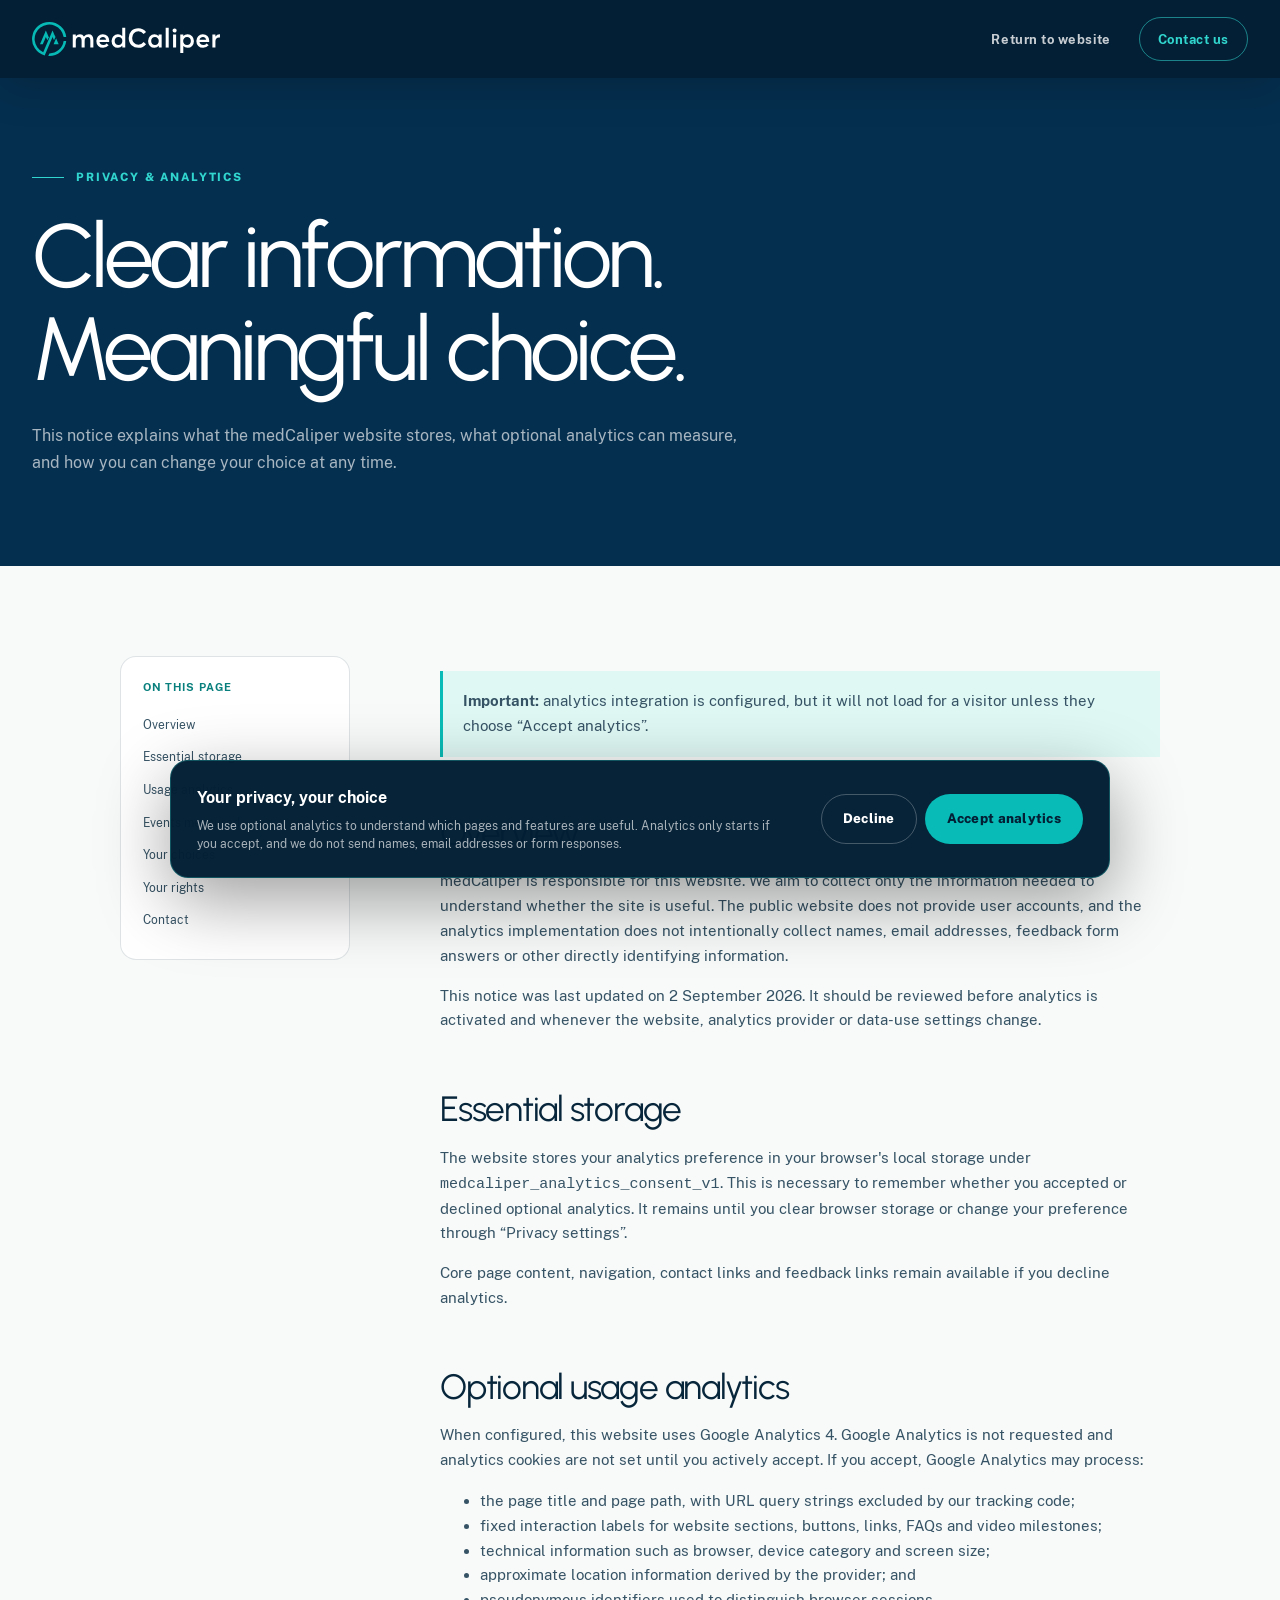
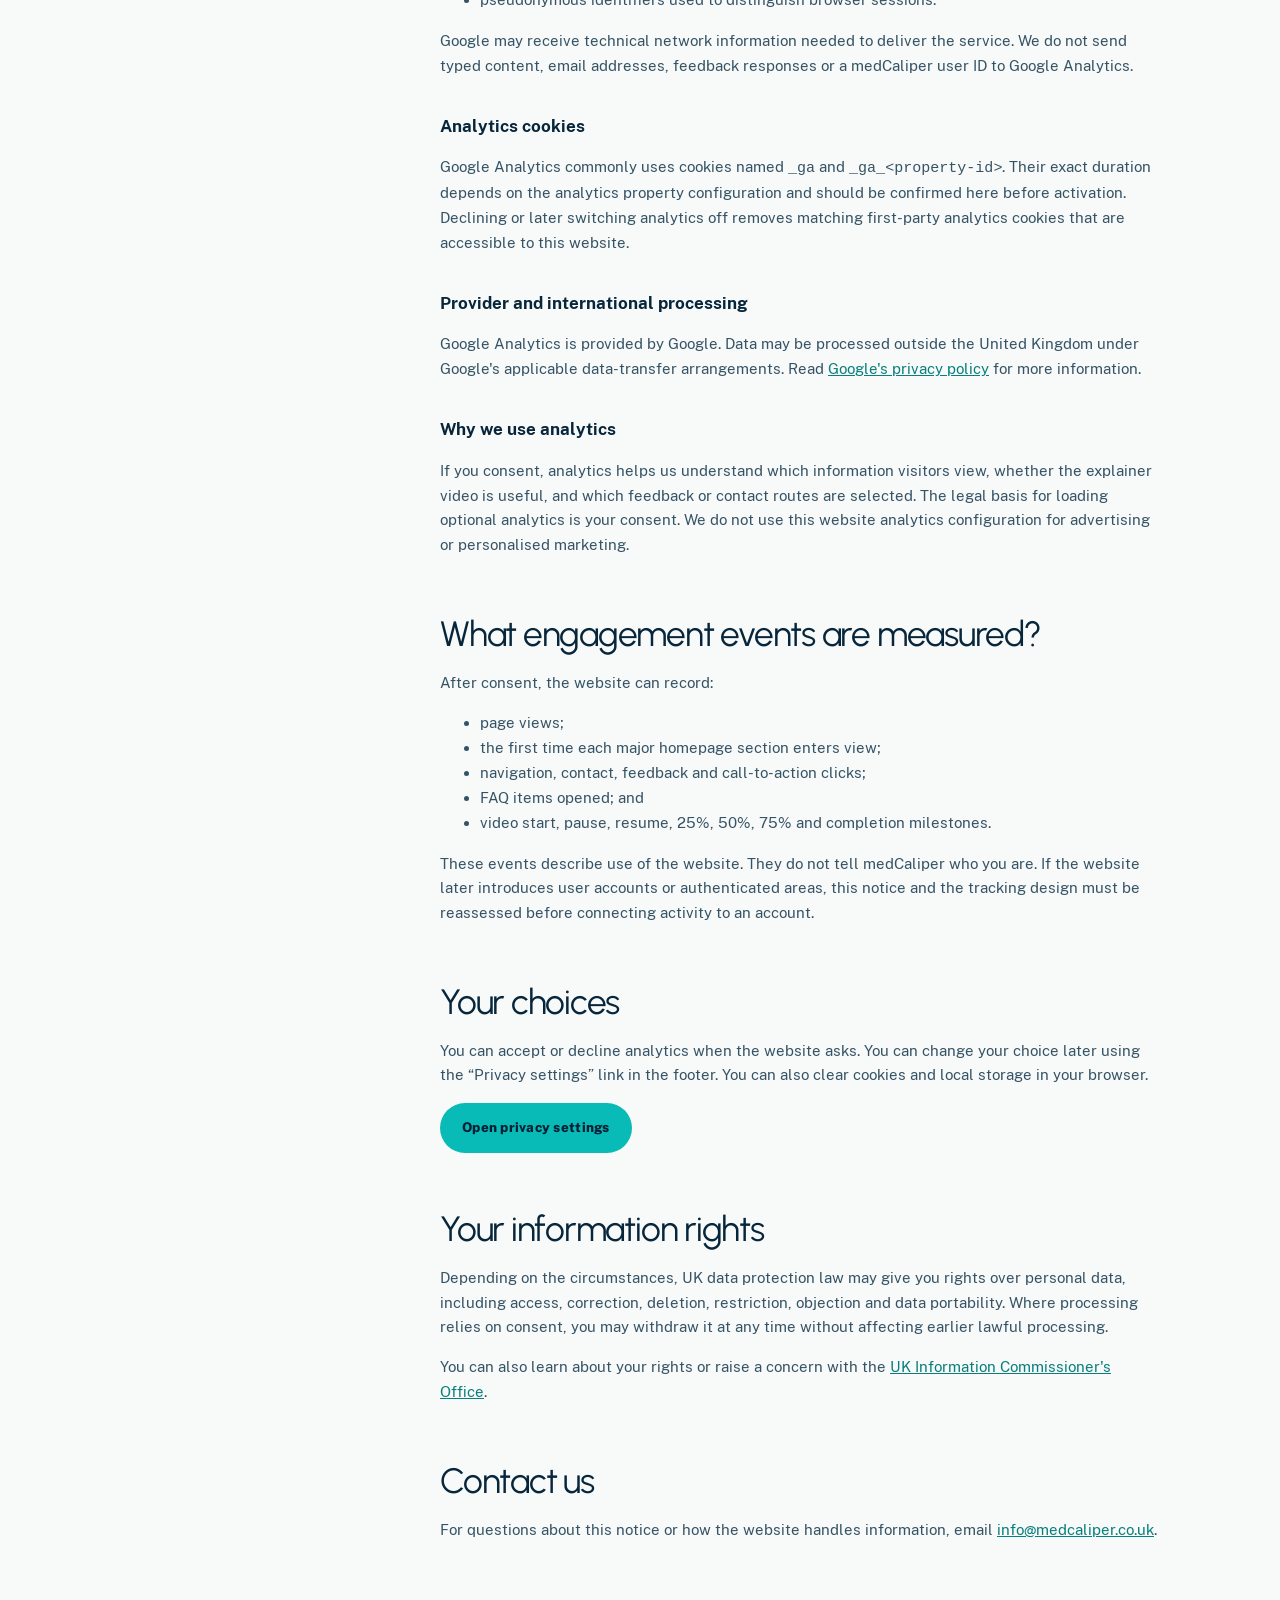
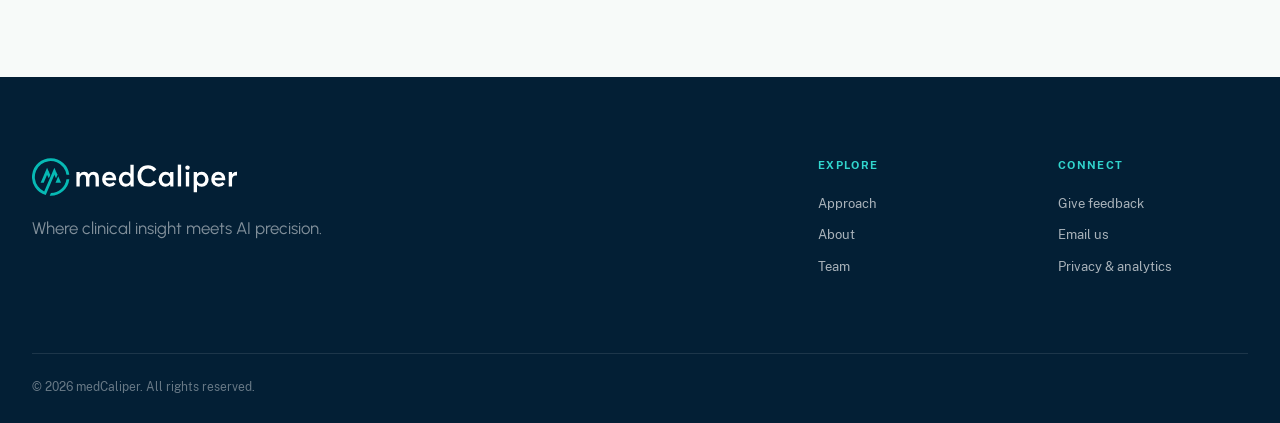
<file: privacy.html>
<!doctype html>
<html lang="en">
<head>
  <meta charset="utf-8">
  <meta name="viewport" content="width=device-width, initial-scale=1">
  <title>Privacy & analytics | medCaliper</title>
  <meta name="description" content="How the medCaliper website uses essential storage and optional, consent-based usage analytics.">
  <meta name="theme-color" content="#062f4f">
  <meta name="robots" content="index, follow">
  <link rel="canonical" href="https://www.medcaliper.co.uk/privacy.html">
  <link rel="preload" href="fonts/PublicSans-Regular.ttf" as="font" type="font/ttf" crossorigin>
  <link rel="preload" href="fonts/Urbanist-Regular.ttf" as="font" type="font/ttf" crossorigin>
  <link rel="apple-touch-icon" sizes="180x180" href="apple-touch-icon.png">
  <link rel="icon" type="image/png" sizes="32x32" href="favicon-32x32.png">
  <link rel="stylesheet" href="styles.css">
</head>
<body class="privacy-page">
  <a class="skip-link" href="#privacy-content">Skip to privacy information</a>
  <nav class="site-nav scrolled" aria-label="Primary navigation">
    <div class="nav-inner">
      <a class="brand" href="index.html" aria-label="medCaliper home">
        <img src="logo.svg" alt="" width="220" height="40">
      </a>
      <div class="nav-links">
        <a href="index.html">Return to website</a>
        <a class="nav-cta" href="mailto:info@medcaliper.co.uk">Contact us</a>
      </div>
    </div>
  </nav>

  <header class="privacy-hero">
    <div class="page-shell">
      <p class="eyebrow"><span></span> Privacy &amp; analytics</p>
      <h1>Clear information. Meaningful choice.</h1>
      <p>This notice explains what the medCaliper website stores, what optional analytics can measure, and how you can change your choice at any time.</p>
    </div>
  </header>

  <main class="privacy-content" id="privacy-content">
    <div class="page-shell privacy-layout">
      <aside class="privacy-aside" aria-label="On this page">
        <strong>On this page</strong>
        <a href="#overview">Overview</a>
        <a href="#essential">Essential storage</a>
        <a href="#analytics">Usage analytics</a>
        <a href="#events">Events measured</a>
        <a href="#choices">Your choices</a>
        <a href="#rights">Your rights</a>
        <a href="#contact">Contact</a>
      </aside>

      <article class="privacy-copy">
        <p class="notice"><strong>Important:</strong> analytics integration is configured, but it will not load for a visitor unless they choose “Accept analytics”.</p>

        <h2 id="overview">Overview</h2>
        <p>medCaliper is responsible for this website. We aim to collect only the information needed to understand whether the site is useful. The public website does not provide user accounts, and the analytics implementation does not intentionally collect names, email addresses, feedback form answers or other directly identifying information.</p>
        <p>This notice was last updated on 2 September 2026. It should be reviewed before analytics is activated and whenever the website, analytics provider or data-use settings change.</p>

        <h2 id="essential">Essential storage</h2>
        <p>The website stores your analytics preference in your browser's local storage under <code>medcaliper_analytics_consent_v1</code>. This is necessary to remember whether you accepted or declined optional analytics. It remains until you clear browser storage or change your preference through “Privacy settings”.</p>
        <p>Core page content, navigation, contact links and feedback links remain available if you decline analytics.</p>

        <h2 id="analytics">Optional usage analytics</h2>
        <p>When configured, this website uses Google Analytics 4. Google Analytics is not requested and analytics cookies are not set until you actively accept. If you accept, Google Analytics may process:</p>
        <ul>
          <li>the page title and page path, with URL query strings excluded by our tracking code;</li>
          <li>fixed interaction labels for website sections, buttons, links, FAQs and video milestones;</li>
          <li>technical information such as browser, device category and screen size;</li>
          <li>approximate location information derived by the provider; and</li>
          <li>pseudonymous identifiers used to distinguish browser sessions.</li>
        </ul>
        <p>Google may receive technical network information needed to deliver the service. We do not send typed content, email addresses, feedback responses or a medCaliper user ID to Google Analytics.</p>

        <h3>Analytics cookies</h3>
        <p>Google Analytics commonly uses cookies named <code>_ga</code> and <code>_ga_&lt;property-id&gt;</code>. Their exact duration depends on the analytics property configuration and should be confirmed here before activation. Declining or later switching analytics off removes matching first-party analytics cookies that are accessible to this website.</p>

        <h3>Provider and international processing</h3>
        <p>Google Analytics is provided by Google. Data may be processed outside the United Kingdom under Google's applicable data-transfer arrangements. Read <a href="https://policies.google.com/privacy" target="_blank" rel="noopener noreferrer">Google's privacy policy</a> for more information.</p>

        <h3>Why we use analytics</h3>
        <p>If you consent, analytics helps us understand which information visitors view, whether the explainer video is useful, and which feedback or contact routes are selected. The legal basis for loading optional analytics is your consent. We do not use this website analytics configuration for advertising or personalised marketing.</p>

        <h2 id="events">What engagement events are measured?</h2>
        <p>After consent, the website can record:</p>
        <ul>
          <li>page views;</li>
          <li>the first time each major homepage section enters view;</li>
          <li>navigation, contact, feedback and call-to-action clicks;</li>
          <li>FAQ items opened; and</li>
          <li>video start, pause, resume, 25%, 50%, 75% and completion milestones.</li>
        </ul>
        <p>These events describe use of the website. They do not tell medCaliper who you are. If the website later introduces user accounts or authenticated areas, this notice and the tracking design must be reassessed before connecting activity to an account.</p>

        <h2 id="choices">Your choices</h2>
        <p>You can accept or decline analytics when the website asks. You can change your choice later using the “Privacy settings” link in the footer. You can also clear cookies and local storage in your browser.</p>
        <button class="button button-primary" id="privacySettings" type="button">Open privacy settings</button>

        <h2 id="rights">Your information rights</h2>
        <p>Depending on the circumstances, UK data protection law may give you rights over personal data, including access, correction, deletion, restriction, objection and data portability. Where processing relies on consent, you may withdraw it at any time without affecting earlier lawful processing.</p>
        <p>You can also learn about your rights or raise a concern with the <a href="https://ico.org.uk/make-a-complaint/data-protection-complaints/data-protection-complaints/" target="_blank" rel="noopener noreferrer">UK Information Commissioner's Office</a>.</p>

        <h2 id="contact">Contact us</h2>
        <p>For questions about this notice or how the website handles information, email <a href="mailto:info@medcaliper.co.uk">info@medcaliper.co.uk</a>.</p>
      </article>
    </div>
  </main>

  <footer class="site-footer">
    <div class="page-shell footer-grid">
      <div class="footer-brand"><img src="logo.svg" alt="medCaliper" width="220" height="40"><p>Where clinical insight meets AI precision.</p></div>
      <div><h2>Explore</h2><a href="index.html#approach">Approach</a><a href="index.html#about">About</a><a href="index.html#team">Team</a></div>
      <div><h2>Connect</h2><a href="index.html#get-involved">Give feedback</a><a href="mailto:info@medcaliper.co.uk">Email us</a><a href="privacy.html" aria-current="page">Privacy &amp; analytics</a></div>
    </div>
    <div class="page-shell footer-bottom"><p>&copy; <span id="currentYear">2026</span> medCaliper. All rights reserved.</p></div>
  </footer>

  <aside class="consent-banner" id="consentBanner" aria-labelledby="consentTitle" hidden>
    <div>
      <h2 id="consentTitle">Your privacy, your choice</h2>
      <p>We use optional analytics to understand which pages and features are useful. Analytics only starts if you accept, and we do not send names, email addresses or form responses.</p>
    </div>
    <div class="consent-actions">
      <button class="button button-quiet" id="declineAnalytics" type="button">Decline</button>
      <button class="button button-primary" id="acceptAnalytics" type="button">Accept analytics</button>
    </div>
  </aside>

  <dialog class="privacy-dialog" id="privacyDialog" aria-labelledby="privacyDialogTitle">
    <form method="dialog">
      <button class="dialog-close" value="cancel" aria-label="Close privacy settings">×</button>
      <p class="eyebrow eyebrow-dark"><span></span> Privacy settings</p>
      <h2 id="privacyDialogTitle">Choose how this site uses analytics</h2>
      <div class="preference-row">
        <div><strong>Essential storage</strong><p>Used to remember your privacy choice and keep the website working.</p></div>
        <span>Always on</span>
      </div>
      <div class="preference-row">
        <div><strong>Usage analytics</strong><p>Measures page views, section engagement, video progress and link clicks. It is never loaded before you accept.</p></div>
        <label class="switch"><input id="analyticsPreference" type="checkbox"><span></span><span class="sr-only">Allow usage analytics</span></label>
      </div>
      <button class="button button-primary preference-save" id="savePrivacyPreferences" value="default" type="button">Save preferences</button>
    </form>
  </dialog>

  <script src="analytics.js" defer></script>
  <script src="main.js" defer></script>
</body>
</html>
</file>
<file: styles.css>
@font-face {
  font-family: "Public Sans";
  src: url("fonts/PublicSans-Regular.ttf") format("truetype");
  font-style: normal;
  font-weight: 400;
  font-display: swap;
}

@font-face {
  font-family: "Public Sans";
  src: url("fonts/PublicSans-SemiBold.ttf") format("truetype");
  font-style: normal;
  font-weight: 600;
  font-display: swap;
}

@font-face {
  font-family: "Public Sans";
  src: url("fonts/PublicSans-Bold.ttf") format("truetype");
  font-style: normal;
  font-weight: 700;
  font-display: swap;
}

@font-face {
  font-family: "Public Sans";
  src: url("fonts/PublicSans-ExtraBold.ttf") format("truetype");
  font-style: normal;
  font-weight: 800;
  font-display: swap;
}

@font-face {
  font-family: "Urbanist";
  src: url("fonts/Urbanist-Regular.ttf") format("truetype");
  font-style: normal;
  font-weight: 400;
  font-display: swap;
}

@font-face {
  font-family: "Urbanist";
  src: url("fonts/Urbanist-Italic.ttf") format("truetype");
  font-style: italic;
  font-weight: 400;
  font-display: swap;
}

@font-face {
  font-family: "Urbanist";
  src: url("fonts/Urbanist-SemiBold.ttf") format("truetype");
  font-style: normal;
  font-weight: 600;
  font-display: swap;
}

@font-face {
  font-family: "Urbanist";
  src: url("fonts/Urbanist-Bold.ttf") format("truetype");
  font-style: normal;
  font-weight: 700;
  font-display: swap;
}

@font-face {
  font-family: "Urbanist";
  src: url("fonts/Urbanist-ExtraBold.ttf") format("truetype");
  font-style: normal;
  font-weight: 800;
  font-display: swap;
}

:root {
  --ink: #08263b;
  --ink-soft: #365365;
  --navy: #052f4f;
  --navy-deep: #031f35;
  --navy-light: #0a486d;
  --teal: #08bbb6;
  --teal-bright: #31d6ce;
  --mint: #dff8f4;
  --sky: #eaf5f8;
  --paper: #f7faf9;
  --white: #ffffff;
  --line: rgba(8, 38, 59, 0.13);
  --line-dark: rgba(255, 255, 255, 0.15);
  --shadow: 0 24px 70px rgba(3, 31, 53, 0.14);
  --radius-sm: 12px;
  --radius-md: 22px;
  --radius-lg: 36px;
  --shell: 1240px;
  --nav-height: 78px;
  --ease: cubic-bezier(.2, .75, .25, 1);
}

* {
  box-sizing: border-box;
}

html {
  scroll-behavior: smooth;
  scroll-padding-top: var(--nav-height);
  text-size-adjust: 100%;
  -webkit-text-size-adjust: 100%;
  -moz-text-size-adjust: 100%;
}

body {
  margin: 0;
  background: var(--navy-deep);
  color: var(--ink);
  font-family: "Public Sans", "Segoe UI", Arial, sans-serif;
  font-size: 16px;
  line-height: 1.65;
  text-rendering: optimizeLegibility;
  -webkit-font-smoothing: antialiased;
}

body.menu-open {
  overflow: hidden;
}

img,
video,
svg {
  display: block;
  max-width: 100%;
}

a {
  color: inherit;
}

button,
input {
  font: inherit;
}

button,
summary,
a {
  -webkit-tap-highlight-color: transparent;
}

:focus-visible {
  outline: 3px solid var(--teal-bright);
  outline-offset: 4px;
}

::selection {
  background: var(--teal);
  color: var(--navy-deep);
}

[hidden] {
  display: none !important;
}

.sr-only {
  position: absolute;
  width: 1px;
  height: 1px;
  padding: 0;
  margin: -1px;
  overflow: hidden;
  clip: rect(0, 0, 0, 0);
  white-space: nowrap;
  border: 0;
}

.skip-link {
  position: fixed;
  z-index: 3000;
  top: 12px;
  left: 12px;
  padding: 12px 18px;
  border-radius: 8px;
  background: var(--white);
  color: var(--navy);
  font-weight: 750;
  transform: translateY(-150%);
  transition: transform .2s ease;
}

.skip-link:focus {
  transform: translateY(0);
}

.page-shell {
  width: min(calc(100% - 64px), var(--shell));
  margin-inline: auto;
}

.scroll-progress {
  position: fixed;
  z-index: 2100;
  inset: 0 0 auto;
  height: 3px;
  pointer-events: none;
}

.scroll-progress span {
  display: block;
  width: 0;
  height: 100%;
  background: linear-gradient(90deg, var(--teal), var(--teal-bright));
}

/* Navigation */
.site-nav {
  position: fixed;
  z-index: 2000;
  inset: 0 0 auto;
  height: var(--nav-height);
  color: var(--white);
  transition: background .35s ease, box-shadow .35s ease, height .35s ease;
}

.site-nav.scrolled,
.site-nav.menu-active {
  background: rgba(3, 31, 53, .93);
  box-shadow: 0 10px 40px rgba(0, 0, 0, .18);
  backdrop-filter: blur(16px);
  -webkit-backdrop-filter: blur(16px);
}

.nav-inner {
  width: min(calc(100% - 64px), 1360px);
  height: 100%;
  margin-inline: auto;
  display: flex;
  align-items: center;
  justify-content: space-between;
  gap: 32px;
}

.brand {
  display: block;
  width: 188px;
  flex: 0 0 auto;
  opacity: 0;
  pointer-events: none;
  transform: translateY(-8px) scale(.94);
  transform-origin: left center;
  transition: opacity .35s ease, transform .45s var(--ease);
}

.site-nav.scrolled .brand,
.site-nav.menu-active .brand,
.privacy-page .site-nav .brand {
  opacity: 1;
  pointer-events: auto;
  transform: translateY(0) scale(1);
}

.brand img {
  width: 100%;
  height: auto;
}

.nav-links {
  display: flex;
  align-items: center;
  gap: 6px;
}

.nav-links a {
  position: relative;
  padding: 10px 14px;
  color: rgba(255, 255, 255, .78);
  text-decoration: none;
  font-size: .84rem;
  font-weight: 700;
  letter-spacing: .04em;
  transition: color .25s ease;
}

.nav-links a::after {
  content: "";
  position: absolute;
  inset: auto 14px 4px;
  height: 1px;
  background: var(--teal);
  transform: scaleX(0);
  transform-origin: left;
  transition: transform .25s var(--ease);
}

.nav-links a:hover,
.nav-links a.active {
  color: var(--white);
}

.nav-links a:hover::after,
.nav-links a.active::after {
  transform: scaleX(1);
}

.nav-links .nav-cta {
  margin-left: 8px;
  padding: 10px 18px;
  border: 1px solid rgba(49, 214, 206, .55);
  border-radius: 999px;
  color: var(--teal-bright);
}

.nav-links .nav-cta::after {
  display: none;
}

.nav-links .nav-cta:hover {
  background: var(--teal);
  border-color: var(--teal);
  color: var(--navy-deep);
}

.menu-toggle {
  display: none;
  width: 46px;
  height: 46px;
  padding: 11px 9px;
  border: 0;
  background: transparent;
  cursor: pointer;
}

.menu-toggle span {
  display: block;
  width: 26px;
  height: 2px;
  margin: 5px auto;
  border-radius: 2px;
  background: var(--teal-bright);
  transition: transform .25s ease, opacity .25s ease;
}

.menu-toggle[aria-expanded="true"] span:nth-child(1) {
  transform: translateY(7px) rotate(45deg);
}

.menu-toggle[aria-expanded="true"] span:nth-child(2) {
  opacity: 0;
}

.menu-toggle[aria-expanded="true"] span:nth-child(3) {
  transform: translateY(-7px) rotate(-45deg);
}

/* Hero */
.hero {
  position: relative;
  min-height: 860px;
  height: 100svh;
  display: grid;
  align-items: center;
  overflow: hidden;
  isolation: isolate;
  background: var(--navy-deep);
  color: var(--white);
}

.hero-media {
  position: absolute;
  z-index: -2;
  inset: 0;
  background:
    linear-gradient(90deg, rgba(3, 31, 53, .98) 0%, rgba(3, 31, 53, .89) 44%, rgba(3, 31, 53, .55) 78%, rgba(3, 31, 53, .72) 100%),
    linear-gradient(0deg, rgba(3, 31, 53, .78) 0%, transparent 35%),
    url("hero-brain.webp") center / cover no-repeat;
  transform: scale(1.025);
}

.hero::before {
  content: "";
  position: absolute;
  z-index: -1;
  width: 680px;
  height: 680px;
  right: -240px;
  top: -230px;
  border: 1px solid rgba(49, 214, 206, .14);
  border-radius: 50%;
  box-shadow: 0 0 0 90px rgba(49, 214, 206, .025), 0 0 0 180px rgba(49, 214, 206, .02);
}

.hero::after {
  content: "";
  position: absolute;
  z-index: -1;
  inset: auto 0 0;
  height: 1px;
  background: linear-gradient(90deg, transparent, rgba(49, 214, 206, .6), transparent);
}

.hero-grid {
  display: grid;
  grid-template-columns: minmax(0, 1.08fr) minmax(380px, .92fr);
  align-items: center;
  gap: clamp(54px, 8vw, 120px);
  padding-top: var(--nav-height);
}

.hero-brand {
  width: clamp(320px, 31vw, 470px);
  max-width: 100%;
  margin: 0 0 42px;
  opacity: 1;
  transform: translateY(0) scale(1);
  transform-origin: left center;
  will-change: opacity, transform;
}

.hero-brand img {
  width: 100%;
  height: auto;
}

.hero-brand[style*="opacity: 0"] {
  pointer-events: none;
}

.eyebrow {
  display: flex;
  align-items: center;
  gap: 12px;
  margin: 0 0 24px;
  color: var(--teal-bright);
  font-size: .72rem;
  font-weight: 800;
  letter-spacing: .16em;
  line-height: 1.3;
  text-transform: uppercase;
}

.eyebrow > span {
  width: 32px;
  height: 1px;
  background: currentColor;
}

.eyebrow-dark {
  color: #087f7c;
}

.hero h1,
.section-heading h2,
.story-copy h2,
.contact-inner h2,
.privacy-hero h1,
.privacy-content h2 {
  margin: 0;
  font-family: "Urbanist", "Avenir Next", sans-serif;
  font-weight: 400;
  letter-spacing: -.045em;
  line-height: 1.04;
}

.hero h1 {
  max-width: 780px;
  font-size: clamp(3.5rem, 6vw, 6.5rem);
}

.hero h1 em {
  color: var(--teal-bright);
  font-weight: 400;
}

.hero-intro {
  max-width: 650px;
  margin: 32px 0 0;
  color: rgba(255, 255, 255, .76);
  font-size: clamp(1.03rem, 1.35vw, 1.24rem);
  line-height: 1.7;
}

.hero-actions {
  display: flex;
  flex-wrap: wrap;
  gap: 14px;
  margin-top: 38px;
}

.button {
  display: inline-flex;
  min-height: 50px;
  align-items: center;
  justify-content: center;
  gap: 20px;
  padding: 12px 21px;
  border: 1px solid transparent;
  border-radius: 999px;
  text-decoration: none;
  font-size: .84rem;
  font-weight: 800;
  letter-spacing: .02em;
  line-height: 1.3;
  cursor: pointer;
  transition: transform .25s var(--ease), background .25s ease, border-color .25s ease, color .25s ease;
}

.button:hover {
  transform: translateY(-2px);
}

.button-primary {
  background: var(--teal);
  color: var(--navy-deep);
}

.button-primary:hover {
  background: var(--teal-bright);
}

.button-secondary {
  border-color: rgba(255, 255, 255, .35);
  color: var(--white);
}

.button-secondary:hover {
  border-color: var(--white);
  background: rgba(255, 255, 255, .08);
}

.button-quiet {
  border-color: var(--line);
  background: transparent;
  color: var(--ink);
}

.button-large {
  min-height: 58px;
  padding-inline: 28px;
}

.hero-note {
  margin: 20px 0 0;
  color: rgba(255, 255, 255, .5);
  font-size: .78rem;
  font-weight: 600;
}

.hero-scroll {
  position: absolute;
  bottom: 28px;
  left: 50%;
  display: flex;
  align-items: center;
  gap: 12px;
  color: rgba(255, 255, 255, .55);
  font-size: .66rem;
  font-weight: 700;
  letter-spacing: .14em;
  text-decoration: none;
  text-transform: uppercase;
  transform: translateX(-50%);
}

.hero-scroll span {
  position: relative;
  width: 20px;
  height: 32px;
  border: 1px solid rgba(255, 255, 255, .35);
  border-radius: 999px;
}

.hero-scroll span::after {
  content: "";
  position: absolute;
  top: 7px;
  left: 50%;
  width: 3px;
  height: 6px;
  border-radius: 2px;
  background: var(--teal);
  transform: translateX(-50%);
  animation: scroll-dot 2s ease infinite;
}

@keyframes scroll-dot {
  0% { opacity: 0; transform: translate(-50%, 0); }
  25% { opacity: 1; }
  75% { opacity: 1; }
  100% { opacity: 0; transform: translate(-50%, 10px); }
}

/* Interactive imaging panel */
.insight-panel {
  width: 100%;
  max-width: 490px;
  justify-self: end;
  padding: 17px;
  border: 1px solid rgba(49, 214, 206, .22);
  border-radius: 28px;
  background: rgba(3, 31, 53, .58);
  box-shadow: 0 35px 80px rgba(0, 0, 0, .3);
  backdrop-filter: blur(15px);
  -webkit-backdrop-filter: blur(15px);
  transition: transform .25s ease-out;
  transform-style: preserve-3d;
}

.panel-topline {
  display: flex;
  align-items: center;
  justify-content: space-between;
  padding: 2px 3px 14px;
  color: rgba(255, 255, 255, .7);
  font-size: .66rem;
  font-weight: 750;
  letter-spacing: .1em;
  text-transform: uppercase;
}

.live-indicator {
  display: flex;
  align-items: center;
  gap: 8px;
}

.live-indicator i {
  width: 7px;
  height: 7px;
  border-radius: 50%;
  background: var(--teal);
  box-shadow: 0 0 0 5px rgba(8, 187, 182, .13);
  animation: pulse 2s ease infinite;
}

@keyframes pulse {
  50% { box-shadow: 0 0 0 9px rgba(8, 187, 182, 0); }
}

.scan-window {
  position: relative;
  aspect-ratio: 1.16;
  overflow: hidden;
  border-radius: 18px;
  background: #041c2e;
}

.scan-image {
  position: absolute;
  inset: 0;
  background:
    linear-gradient(90deg, rgba(3, 31, 53, .15), transparent, rgba(3, 31, 53, .35)),
    url("hero-brain.webp") 63% center / auto 145% no-repeat;
  filter: saturate(.7) contrast(1.08);
}

.scan-window::after {
  content: "";
  position: absolute;
  inset: 0;
  background-image:
    linear-gradient(rgba(49, 214, 206, .055) 1px, transparent 1px),
    linear-gradient(90deg, rgba(49, 214, 206, .055) 1px, transparent 1px);
  background-size: 34px 34px;
}

.scan-line {
  position: absolute;
  z-index: 2;
  inset: 0 0 auto;
  height: 2px;
  background: linear-gradient(90deg, transparent, var(--teal-bright), transparent);
  box-shadow: 0 0 22px var(--teal);
  animation: scan 5s ease-in-out infinite;
}

@keyframes scan {
  0%, 100% { top: 8%; opacity: .2; }
  50% { top: 88%; opacity: .9; }
}

.target-ring {
  position: absolute;
  z-index: 3;
  width: 48px;
  aspect-ratio: 1;
  border: 1px solid var(--teal-bright);
  border-radius: 50%;
  box-shadow: 0 0 0 7px rgba(49, 214, 206, .09);
}

.target-ring::before,
.target-ring::after {
  content: "";
  position: absolute;
  background: var(--teal-bright);
}

.target-ring::before {
  width: 10px;
  height: 1px;
  top: 50%;
  left: -6px;
}

.target-ring::after {
  width: 1px;
  height: 10px;
  top: -6px;
  left: 50%;
}

.target-ring-one { top: 32%; left: 55%; }
.target-ring-two { width: 27px; bottom: 23%; left: 32%; opacity: .72; }

.scan-label {
  position: absolute;
  z-index: 4;
  right: 12px;
  bottom: 12px;
  padding: 7px 10px;
  border: 1px solid rgba(49, 214, 206, .3);
  border-radius: 999px;
  background: rgba(3, 31, 53, .76);
  color: var(--teal-bright);
  font-size: .62rem;
  font-weight: 800;
  letter-spacing: .08em;
  text-transform: uppercase;
}

.signal-row {
  display: grid;
  grid-template-columns: repeat(3, 1fr);
  gap: 8px;
  margin-top: 14px;
}

.signal-row div {
  min-height: 74px;
  padding: 11px;
  border-radius: 12px;
  background: rgba(255, 255, 255, .055);
}

.signal-row small {
  display: block;
  color: var(--teal);
  font-size: .58rem;
  font-weight: 800;
}

.signal-row span {
  display: block;
  margin-top: 6px;
  color: rgba(255, 255, 255, .82);
  font-size: .68rem;
  font-weight: 700;
  line-height: 1.35;
}

/* Shared sections */
main section[id] {
  scroll-margin-top: -105px;
}

.section {
  position: relative;
  padding: 125px 0;
}

.section-light {
  background: var(--paper);
}

.section-heading {
  max-width: 750px;
  margin-bottom: 66px;
}

.section-heading h2,
.story-copy h2 {
  color: var(--ink);
  font-size: clamp(2.7rem, 5vw, 5rem);
}

.section-heading > p:last-child {
  max-width: 650px;
  margin: 25px 0 0;
  color: var(--ink-soft);
  font-size: 1.08rem;
}

.section-heading-light h2,
.section-heading-light > p:last-child {
  color: var(--white);
}

.section-heading-light > p:last-child {
  color: rgba(255, 255, 255, .68);
}

.support-strip {
  position: relative;
  z-index: 2;
  overflow: hidden;
  border-top: 1px solid rgba(49, 214, 206, .16);
  border-bottom: 1px solid rgba(49, 214, 206, .16);
  background: var(--navy);
  color: var(--white);
}

.support-inner {
  min-height: 188px;
  display: grid;
  grid-template-columns: 180px minmax(0, 1fr);
  align-items: center;
  gap: 34px;
}

.support-inner > p {
  margin: 0;
  color: var(--teal-bright);
  font-size: .66rem;
  font-weight: 800;
  letter-spacing: .14em;
  line-height: 1.55;
  text-transform: uppercase;
}

.support-logos {
  display: grid;
  grid-template-columns: 1.25fr .65fr 1.08fr 1.3fr;
  align-items: center;
}

.support-logo {
  min-width: 0;
  min-height: 116px;
  display: flex;
  align-items: center;
  justify-content: center;
  padding: 18px 22px;
  border-left: 1px solid rgba(255, 255, 255, .13);
  text-decoration: none;
  transition: background .25s ease, opacity .25s ease, transform .25s var(--ease);
}

.support-logo:hover,
.support-logo:focus-visible {
  background: rgba(255, 255, 255, .045);
  transform: translateY(-2px);
}

.support-logo img {
  width: auto;
  max-width: 100%;
  max-height: 86px;
  object-fit: contain;
}

.support-logo-lihe img {
  width: min(100%, 275px);
  max-height: 70px;
}

.support-logo-kcl img {
  max-height: 86px;
}

.support-logo-innovate img {
  width: min(100%, 220px);
  max-height: 82px;
  padding: 8px 12px;
  border-radius: 7px;
  background: var(--white);
}

.support-logo-crh img {
  width: min(100%, 255px);
  max-height: 90px;
}

/* Approach */
.approach-grid {
  display: grid;
  grid-template-columns: repeat(3, 1fr);
  gap: 20px;
}

.approach-card {
  position: relative;
  min-height: 380px;
  padding: 34px;
  overflow: hidden;
  border: 1px solid var(--line);
  border-radius: var(--radius-md);
  background: var(--white);
  box-shadow: 0 8px 30px rgba(3, 31, 53, .04);
  transition: transform .35s var(--ease), box-shadow .35s ease, background .35s ease, color .35s ease;
}

.approach-card::after {
  content: "";
  position: absolute;
  width: 210px;
  height: 210px;
  right: -125px;
  bottom: -130px;
  border: 1px solid rgba(8, 187, 182, .2);
  border-radius: 50%;
  box-shadow: 0 0 0 32px rgba(8, 187, 182, .04);
  transition: transform .5s var(--ease);
}

.approach-card:hover,
.approach-card:focus-visible {
  transform: translateY(-9px);
  background: var(--navy);
  color: var(--white);
  box-shadow: var(--shadow);
}

.approach-card:hover::after,
.approach-card:focus-visible::after {
  transform: scale(1.35);
}

.card-number {
  color: #6b858f;
  font-size: .64rem;
  font-weight: 800;
  letter-spacing: .12em;
}

.card-icon {
  width: 58px;
  margin: 55px 0 30px;
  color: var(--teal);
}

.card-icon svg {
  fill: none;
  stroke: currentColor;
  stroke-width: 1.7;
  stroke-linecap: round;
  stroke-linejoin: round;
}

.approach-card h3 {
  margin: 0;
  font-size: 1.28rem;
  line-height: 1.25;
}

.approach-card p {
  margin: 16px 0 0;
  color: var(--ink-soft);
  font-size: .91rem;
}

.approach-card:hover p,
.approach-card:focus-visible p {
  color: rgba(255, 255, 255, .68);
}

/* Story */
.story-section {
  overflow: hidden;
  background: var(--navy);
  color: var(--white);
}

.story-section::before {
  content: "";
  position: absolute;
  width: 600px;
  height: 600px;
  right: -300px;
  bottom: -300px;
  border: 1px solid rgba(49, 214, 206, .14);
  border-radius: 50%;
  box-shadow: 0 0 0 75px rgba(49, 214, 206, .025), 0 0 0 150px rgba(49, 214, 206, .018);
}

.story-grid {
  display: grid;
  grid-template-columns: minmax(0, .9fr) minmax(0, 1.1fr);
  align-items: center;
  gap: clamp(60px, 9vw, 135px);
}

.story-visual {
  position: relative;
}

.story-visual img {
  width: 100%;
  aspect-ratio: .92;
  border-radius: 180px 180px 24px 24px;
  object-fit: cover;
  filter: saturate(.75) contrast(1.06);
}

.story-caption {
  position: absolute;
  right: -30px;
  bottom: 36px;
  width: min(270px, 62%);
  padding: 22px 24px;
  border-left: 3px solid var(--teal);
  background: rgba(3, 31, 53, .9);
  box-shadow: var(--shadow);
  backdrop-filter: blur(12px);
}

.story-caption span {
  display: block;
  margin-bottom: 7px;
  color: var(--teal-bright);
  font-size: .62rem;
  font-weight: 800;
  letter-spacing: .12em;
  text-transform: uppercase;
}

.story-caption strong {
  display: block;
  font-family: "Urbanist", "Avenir Next", sans-serif;
  font-size: 1.25rem;
  font-weight: 400;
  line-height: 1.28;
}

.story-copy h2 {
  color: var(--white);
}

.story-copy > p {
  color: rgba(255, 255, 255, .64);
}

.story-copy .lead {
  margin-top: 28px;
  color: rgba(255, 255, 255, .88);
  font-size: 1.12rem;
}

.principles {
  margin-top: 36px;
  border-top: 1px solid var(--line-dark);
}

.principles > div {
  display: grid;
  grid-template-columns: 120px 1fr;
  gap: 22px;
  padding: 18px 0;
  border-bottom: 1px solid var(--line-dark);
}

.principles span {
  color: var(--teal-bright);
  font-size: .72rem;
  font-weight: 800;
  letter-spacing: .08em;
  text-transform: uppercase;
}

.principles p {
  margin: 0;
  color: rgba(255, 255, 255, .67);
  font-size: .88rem;
}

/* Video */
.video-section {
  overflow: hidden;
  background: #061f32;
  color: var(--white);
}

.video-frame {
  position: relative;
  max-width: 1080px;
  margin-inline: auto;
  padding: 9px;
  border: 1px solid rgba(49, 214, 206, .23);
  border-radius: 24px;
  background: rgba(255, 255, 255, .05);
  box-shadow: 0 40px 100px rgba(0, 0, 0, .35);
}

.video-frame video {
  width: 100%;
  aspect-ratio: 16 / 9;
  border-radius: 16px;
  background: #000;
}

.video-accent {
  position: absolute;
  z-index: -1;
  width: 280px;
  height: 280px;
  right: -90px;
  bottom: -80px;
  border: 1px solid rgba(49, 214, 206, .15);
  border-radius: 50%;
  box-shadow: 0 0 0 45px rgba(49, 214, 206, .025);
}

/* Team */
.team-section .section-heading {
  margin-bottom: 52px;
  max-width: 1180px;
}

.team-grid {
  display: grid;
  grid-template-columns: repeat(4, minmax(0, 1fr));
  gap: 20px;
}

.team-card {
  display: flex;
  flex-direction: column;
  padding: 30px 22px 32px;
  border: 1px solid var(--line);
  border-radius: var(--radius-md);
  background: var(--white);
  transition: transform .35s var(--ease), box-shadow .35s ease;
}

.team-card:hover {
  transform: translateY(-8px);
  box-shadow: var(--shadow);
}

.team-photo-wrap {
  max-width: 176px;
  --portrait-scale: 1;
  --portrait-hover-scale: 1.035;
  position: relative;
  isolation: isolate;
  width: min(82%, 190px);
  aspect-ratio: 1;
  margin: 8px auto 0;
  padding: 8px;
  border: 1px solid rgba(8, 187, 182, .34);
  border-radius: 50%;
  background: linear-gradient(145deg, var(--white), var(--sky));
  box-shadow:
    0 0 0 7px rgba(8, 187, 182, .08),
    0 18px 38px rgba(3, 31, 53, .15);
}

.team-photo-wrap::before {
  content: "";
  position: absolute;
  z-index: -1;
  inset: -8px;
  border: 1px solid rgba(8, 187, 182, .2);
  border-radius: 50%;
  pointer-events: none;
}

.team-photo-wrap::after {
  content: "";
  position: absolute;
  inset: 8px;
  border-radius: 50%;
  background: linear-gradient(145deg, transparent 55%, rgba(3, 31, 53, .12));
  pointer-events: none;
}

.team-photo-wrap img {
  width: 100%;
  height: 100%;
  border-radius: 50%;
  background: var(--white);
  object-fit: cover;
  object-position: center;
  filter: saturate(.9);
  transform: scale(var(--portrait-scale));
  transition: transform .6s var(--ease), filter .35s ease;
}

.team-photo-navodini {
  --portrait-scale: 1.02;
  --portrait-hover-scale: 1.055;
}

.team-photo-theodore {
  --portrait-scale: 1;
  --portrait-hover-scale: 1.035;
}

.team-photo-tom {
  --portrait-scale: 1.02;
  --portrait-hover-scale: 1.055;
}

.team-photo-jonathan {
  --portrait-scale: 1.03;
  --portrait-hover-scale: 1.065;
}

.team-photo-theodore img {
  object-position: center 18%;
}

.team-photo-jonathan img {
  object-position: center 12%;
}

.team-card:hover .team-photo-wrap img {
  transform: scale(var(--portrait-hover-scale));
  filter: saturate(1);
}

.team-meta {
  min-height: 52px;
  display: flex;
  flex-direction: column;
  align-items: flex-start;
  justify-content: flex-start;
  gap: 5px;
  margin: 28px 2px 0;
}

.team-meta p,
.team-meta span {
  margin: 0;
  font-size: .58rem;
  font-weight: 800;
  letter-spacing: .08em;
  line-height: 1.3;
  text-transform: uppercase;
}

.team-meta p {
  color: #087f7c;
  font-size: .68rem;
  letter-spacing: .065em;
}

.team-meta span {
  color: #8799a2;
  text-align: left;
}

.team-card h3 {
  min-height: 3.2rem;
  margin: 13px 2px 0;
  font-family: "Urbanist", "Avenir Next", sans-serif;
  font-size: 1.4rem;
  font-weight: 400;
  letter-spacing: -.02em;
  line-height: 1.15;
}

.team-card > p {
  margin: 11px 2px 0;
  color: var(--ink-soft);
  font-size: .82rem;
  line-height: 1.65;
}

/* Involvement */
.involvement-section {
  background:
    radial-gradient(circle at 80% 10%, rgba(49, 214, 206, .09), transparent 30%),
    var(--navy);
  color: var(--white);
}

.audience-grid {
  display: grid;
  grid-template-columns: repeat(2, 1fr);
  gap: 20px;
}

.audience-card {
  min-height: 335px;
  display: flex;
  flex-direction: column;
  align-items: flex-start;
  padding: clamp(30px, 4vw, 52px);
  border: 1px solid var(--line-dark);
  border-radius: var(--radius-md);
  background: rgba(255, 255, 255, .045);
  transition: transform .35s var(--ease), background .35s ease;
}

.audience-card:hover {
  transform: translateY(-7px);
  background: rgba(255, 255, 255, .075);
}

.audience-card-accent {
  background: var(--mint);
  color: var(--ink);
}

.audience-card-accent:hover {
  background: #eafcf9;
}

.audience-tag {
  display: inline-flex;
  padding: 8px 12px;
  border: 1px solid rgba(49, 214, 206, .32);
  border-radius: 999px;
  color: var(--teal-bright);
  font-size: .62rem;
  font-weight: 800;
  letter-spacing: .09em;
  text-transform: uppercase;
}

.audience-card-accent .audience-tag {
  border-color: rgba(8, 38, 59, .16);
  color: #087f7c;
}

.audience-card h3 {
  max-width: 500px;
  margin: 30px 0 0;
  font-family: "Urbanist", "Avenir Next", sans-serif;
  font-size: clamp(1.8rem, 3vw, 2.7rem);
  font-weight: 400;
  letter-spacing: -.035em;
  line-height: 1.06;
}

.audience-card > p {
  max-width: 530px;
  margin: 22px 0 30px;
  color: rgba(255, 255, 255, .65);
  font-size: .93rem;
}

.audience-card-accent > p {
  color: var(--ink-soft);
}

.text-link {
  display: inline-flex;
  align-items: center;
  gap: 16px;
  margin-top: auto;
  color: var(--teal-bright);
  font-size: .78rem;
  font-weight: 800;
  letter-spacing: .04em;
  text-decoration: none;
}

.audience-card-accent .text-link {
  color: #087f7c;
}

.text-link span {
  transition: transform .25s var(--ease);
}

.text-link:hover span {
  transform: translate(3px, -3px);
}

/* FAQ */
.faq-grid {
  display: grid;
  grid-template-columns: .78fr 1.22fr;
  gap: clamp(60px, 9vw, 130px);
}

.faq-list details {
  border-top: 1px solid var(--line);
}

.faq-list details:last-child {
  border-bottom: 1px solid var(--line);
}

.faq-list summary {
  min-height: 92px;
  display: grid;
  grid-template-columns: 1fr 24px;
  align-items: center;
  gap: 22px;
  color: var(--ink);
  font-weight: 750;
  line-height: 1.4;
  list-style: none;
  cursor: pointer;
}

.faq-list summary::-webkit-details-marker {
  display: none;
}

.faq-list summary span {
  position: relative;
  width: 18px;
  height: 18px;
}

.faq-list summary span::before,
.faq-list summary span::after {
  content: "";
  position: absolute;
  top: 50%;
  left: 0;
  width: 18px;
  height: 1px;
  background: #087f7c;
  transition: transform .25s ease;
}

.faq-list summary span::after {
  transform: rotate(90deg);
}

.faq-list details[open] summary span::after {
  transform: rotate(0);
}

.faq-list details > p {
  margin: -6px 44px 28px 0;
  color: var(--ink-soft);
  font-size: .92rem;
}

.contact-band {
  padding: 86px 0;
  overflow: hidden;
  background: var(--teal);
  color: var(--navy-deep);
}

.contact-inner {
  display: flex;
  align-items: center;
  justify-content: space-between;
  gap: 50px;
}

.contact-inner .eyebrow {
  color: var(--navy);
}

.contact-inner h2 {
  max-width: 700px;
  font-size: clamp(2.3rem, 4vw, 4.2rem);
}

.contact-inner .button-primary {
  flex: 0 0 auto;
  border-color: var(--navy);
  background: var(--navy);
  color: var(--white);
}

.contact-inner .button-primary:hover {
  background: var(--navy-deep);
}

/* Footer */
.site-footer {
  padding: 80px 0 28px;
  background: var(--navy-deep);
  color: var(--white);
}

.footer-grid {
  display: grid;
  grid-template-columns: 1fr 170px 190px;
  gap: 70px;
  padding-bottom: 65px;
}

.footer-brand img {
  width: 205px;
}

.footer-brand p {
  margin: 18px 0 0;
  color: rgba(255, 255, 255, .5);
  font-family: "Urbanist", "Avenir Next", sans-serif;
  font-size: 1.05rem;
}

.footer-grid h2 {
  margin: 0 0 18px;
  color: var(--teal-bright);
  font-size: .66rem;
  letter-spacing: .13em;
  text-transform: uppercase;
}

.footer-grid > div:not(.footer-brand) a {
  display: block;
  margin: 10px 0;
  color: rgba(255, 255, 255, .66);
  font-size: .82rem;
  text-decoration: none;
}

.footer-grid a:hover {
  color: var(--white);
}

.footer-bottom {
  display: flex;
  justify-content: space-between;
  padding-top: 24px;
  border-top: 1px solid rgba(255, 255, 255, .1);
  color: rgba(255, 255, 255, .4);
  font-size: .72rem;
}

.footer-bottom p {
  margin: 0;
}

.privacy-settings-link {
  padding: 0;
  border: 0;
  background: none;
  color: inherit;
  cursor: pointer;
  text-decoration: underline;
  text-underline-offset: 3px;
}

/* Consent and privacy controls */
.consent-banner {
  position: fixed;
  z-index: 2500;
  right: 22px;
  bottom: 22px;
  left: 22px;
  max-width: 940px;
  margin-inline: auto;
  display: grid;
  grid-template-columns: 1fr auto;
  align-items: center;
  gap: 30px;
  padding: 24px 26px;
  border: 1px solid rgba(49, 214, 206, .28);
  border-radius: 18px;
  background: rgba(3, 31, 53, .98);
  color: var(--white);
  box-shadow: 0 22px 70px rgba(0, 0, 0, .38);
}

.consent-banner h2 {
  margin: 0;
  font-size: 1rem;
}

.consent-banner p {
  max-width: 650px;
  margin: 5px 0 0;
  color: rgba(255, 255, 255, .65);
  font-size: .76rem;
  line-height: 1.5;
}

.consent-banner p a {
  color: var(--teal-bright);
}

.consent-actions {
  display: flex;
  gap: 8px;
}

.consent-banner .button-quiet {
  border-color: rgba(255, 255, 255, .25);
  color: var(--white);
}

.privacy-dialog {
  width: min(calc(100% - 32px), 680px);
  max-height: calc(100vh - 40px);
  padding: 0;
  border: 0;
  border-radius: 24px;
  color: var(--ink);
  box-shadow: 0 30px 100px rgba(3, 31, 53, .4);
}

.privacy-dialog::backdrop {
  background: rgba(3, 18, 29, .75);
  backdrop-filter: blur(5px);
}

.privacy-dialog form {
  position: relative;
  padding: clamp(28px, 5vw, 50px);
}

.privacy-dialog h2 {
  max-width: 500px;
  margin: 0 0 30px;
  font-family: "Urbanist", "Avenir Next", sans-serif;
  font-size: clamp(2rem, 5vw, 3rem);
  font-weight: 400;
  letter-spacing: -.035em;
  line-height: 1.05;
}

.dialog-close {
  position: absolute;
  top: 18px;
  right: 20px;
  width: 40px;
  height: 40px;
  border: 1px solid var(--line);
  border-radius: 50%;
  background: transparent;
  color: var(--ink);
  font-size: 1.5rem;
  cursor: pointer;
}

.preference-row {
  min-height: 108px;
  display: grid;
  grid-template-columns: 1fr auto;
  align-items: center;
  gap: 24px;
  border-top: 1px solid var(--line);
}

.preference-row strong {
  font-size: .9rem;
}

.preference-row p {
  margin: 5px 0 0;
  color: var(--ink-soft);
  font-size: .76rem;
}

.preference-row > span {
  color: #087f7c;
  font-size: .7rem;
  font-weight: 800;
  text-transform: uppercase;
}

.switch {
  position: relative;
  display: block;
}

.switch input {
  position: absolute;
  opacity: 0;
}

.switch > span:not(.sr-only) {
  position: relative;
  display: block;
  width: 50px;
  height: 28px;
  border-radius: 999px;
  background: #b8c4c8;
  cursor: pointer;
  transition: background .2s ease;
}

.switch > span:not(.sr-only)::after {
  content: "";
  position: absolute;
  top: 4px;
  left: 4px;
  width: 20px;
  height: 20px;
  border-radius: 50%;
  background: var(--white);
  transition: transform .2s ease;
}

.switch input:checked + span {
  background: var(--teal);
}

.switch input:checked + span::after {
  transform: translateX(22px);
}

.switch input:focus-visible + span {
  outline: 3px solid var(--teal);
  outline-offset: 3px;
}

.preference-save {
  width: 100%;
  margin-top: 26px;
}

.noscript-message {
  position: fixed;
  z-index: 2600;
  inset: auto 16px 16px;
  max-width: 650px;
  margin: auto;
  padding: 16px;
  border-radius: 12px;
  background: var(--white);
  box-shadow: var(--shadow);
  color: var(--ink);
  text-align: center;
  font-size: .8rem;
}

/* Privacy page */
.privacy-page {
  background: var(--paper);
}

.privacy-page .site-nav {
  background: var(--navy-deep);
}

.privacy-hero {
  padding: 170px 0 90px;
  background: var(--navy);
  color: var(--white);
}

.privacy-hero h1 {
  max-width: 800px;
  font-size: clamp(3.2rem, 7vw, 6rem);
}

.privacy-hero > div > p:last-child {
  max-width: 720px;
  margin: 28px 0 0;
  color: rgba(255, 255, 255, .65);
}

.privacy-content {
  padding: 90px 0 120px;
}

.privacy-layout {
  display: grid;
  grid-template-columns: 230px minmax(0, 720px);
  gap: 90px;
  justify-content: center;
}

.privacy-aside {
  position: sticky;
  top: 110px;
  align-self: start;
  padding: 22px;
  border: 1px solid var(--line);
  border-radius: 16px;
  background: var(--white);
}

.privacy-aside strong {
  display: block;
  margin-bottom: 12px;
  color: #087f7c;
  font-size: .67rem;
  letter-spacing: .1em;
  text-transform: uppercase;
}

.privacy-aside a {
  display: block;
  padding: 6px 0;
  color: var(--ink-soft);
  font-size: .78rem;
  text-decoration: none;
}

.privacy-copy h2 {
  margin: 58px 0 18px;
  color: var(--ink);
  font-size: 2.2rem;
  letter-spacing: -.035em;
}

.privacy-copy h2:first-child {
  margin-top: 0;
}

.privacy-copy h3 {
  margin: 34px 0 10px;
  font-size: 1.05rem;
}

.privacy-copy p,
.privacy-copy li {
  color: var(--ink-soft);
  font-size: .94rem;
}

.privacy-copy a {
  color: #087f7c;
}

.privacy-copy .notice {
  padding: 18px 20px;
  border-left: 3px solid var(--teal);
  background: var(--mint);
}

/* Reveal motion */
.reveal {
  opacity: 0;
  transform: translateY(28px);
  transition: opacity .75s var(--ease), transform .75s var(--ease);
}

.reveal.is-visible {
  opacity: 1;
  transform: translateY(0);
}

.approach-grid .reveal:nth-child(2),
.team-grid .reveal:nth-child(2) { transition-delay: .08s; }
.approach-grid .reveal:nth-child(3),
.team-grid .reveal:nth-child(3) { transition-delay: .16s; }
.team-grid .reveal:nth-child(4) { transition-delay: .24s; }

/* Responsive */
@media (max-width: 1100px) {
  main section[id] {
    scroll-margin-top: -75px;
  }

  .hero {
    height: auto;
    min-height: 820px;
    padding: 130px 0 100px;
  }

  .hero-grid {
    grid-template-columns: 1.05fr .95fr;
    gap: 45px;
    padding-top: 0;
  }

  .hero h1 {
    font-size: clamp(3.2rem, 6.6vw, 5.2rem);
  }

  .team-grid {
    grid-template-columns: repeat(2, 1fr);
  }
}

@media (max-width: 860px) {
  :root {
    --nav-height: 70px;
  }

  .page-shell,
  .nav-inner {
    width: min(calc(100% - 40px), var(--shell));
  }

  .menu-toggle {
    display: block;
  }

  .nav-links {
    position: fixed;
    z-index: -1;
    inset: var(--nav-height) 0 auto;
    display: flex;
    flex-direction: column;
    align-items: stretch;
    gap: 0;
    padding: 18px 20px 28px;
    border-top: 1px solid rgba(255, 255, 255, .1);
    background: rgba(3, 31, 53, .98);
    transform: translateY(-130%);
    opacity: 0;
    pointer-events: none;
    transition: transform .35s var(--ease), opacity .25s ease;
  }

  .nav-links.open {
    transform: translateY(0);
    opacity: 1;
    pointer-events: auto;
  }

  .nav-links a {
    padding: 14px 4px;
    border-bottom: 1px solid rgba(255, 255, 255, .08);
    font-size: .9rem;
  }

  .nav-links a::after {
    display: none;
  }

  .nav-links .nav-cta {
    margin: 14px 0 0;
    border-bottom: 1px solid rgba(49, 214, 206, .55);
    text-align: center;
  }

  .hero {
    min-height: 0;
    padding: 145px 0 90px;
  }

  .hero-grid {
    grid-template-columns: 1fr;
  }

  .insight-panel {
    max-width: 620px;
    justify-self: start;
  }

  .hero-scroll {
    display: none;
  }

  .support-inner {
    grid-template-columns: 1fr;
    gap: 14px;
    padding: 30px 0;
  }

  .support-logos {
    grid-template-columns: repeat(2, minmax(0, 1fr));
  }

  .support-logo {
    min-height: 108px;
  }

  .support-logo:nth-child(odd) {
    border-left: 0;
  }

  .support-logo:nth-child(n + 3) {
    border-top: 1px solid rgba(255, 255, 255, .13);
  }

  .section {
    padding: 95px 0;
  }

  .approach-grid {
    grid-template-columns: 1fr;
  }

  .approach-card {
    min-height: 300px;
  }

  .card-icon {
    margin-top: 30px;
  }

  .story-grid,
  .faq-grid {
    grid-template-columns: 1fr;
    gap: 70px;
  }

  .story-visual {
    max-width: 600px;
  }

  .audience-grid {
    grid-template-columns: 1fr;
  }

  .contact-inner {
    align-items: flex-start;
    flex-direction: column;
  }

  .footer-grid {
    grid-template-columns: 1fr 1fr;
  }

  .footer-brand {
    grid-column: 1 / -1;
  }

  .consent-banner {
    grid-template-columns: 1fr;
    gap: 16px;
  }

  .privacy-layout {
    grid-template-columns: 1fr;
    gap: 40px;
  }

  .privacy-aside {
    position: static;
  }
}

@media (max-width: 600px) {
  main section[id] {
    scroll-margin-top: -58px;
  }

  .page-shell,
  .nav-inner {
    width: min(calc(100% - 32px), var(--shell));
  }

  .brand {
    width: 168px;
  }

  .hero {
    padding: 125px 0 72px;
  }

  .hero h1 {
    font-size: clamp(2.8rem, 14vw, 4rem);
  }

  .hero-intro {
    font-size: .98rem;
  }

  .hero-actions {
    align-items: stretch;
    flex-direction: column;
  }

  .hero-actions .button {
    width: 100%;
  }

  .insight-panel {
    padding: 11px;
    border-radius: 20px;
  }

  .panel-topline {
    font-size: .54rem;
  }

  .signal-row div {
    min-height: 66px;
    padding: 8px;
  }

  .signal-row span {
    font-size: .58rem;
  }

  .support-inner > p {
    text-align: center;
  }

  .support-logo {
    min-height: 94px;
    padding: 13px 10px;
  }

  .support-logo-lihe img,
  .support-logo-crh img {
    width: min(100%, 155px);
  }

  .support-logo-kcl img {
    max-height: 72px;
  }

  .support-logo-innovate img {
    max-height: 76px;
  }

  .section {
    padding: 78px 0;
  }

  .section-heading {
    margin-bottom: 44px;
  }

  .section-heading h2,
  .story-copy h2 {
    font-size: clamp(2.35rem, 11vw, 3.4rem);
  }

  .approach-card {
    min-height: 0;
    padding: 28px;
  }

  .story-visual img {
    border-radius: 110px 110px 20px 20px;
  }

  .story-caption {
    right: -4px;
    bottom: 18px;
  }

  .principles > div {
    grid-template-columns: 1fr;
    gap: 6px;
  }

  .team-grid {
    grid-template-columns: 1fr;
  }

  .audience-card {
    min-height: 370px;
    padding: 30px;
  }

  .faq-grid {
    gap: 32px;
  }

  .faq-list summary {
    min-height: 84px;
  }

  .contact-band {
    padding: 70px 0;
  }

  .contact-inner .button {
    width: 100%;
  }

  .footer-grid {
    gap: 40px 30px;
  }

  .footer-bottom {
    flex-direction: column;
    gap: 10px;
  }

  .consent-banner {
    inset: auto 10px 10px;
    padding: 20px;
  }

  .consent-actions {
    flex-direction: column-reverse;
  }

  .consent-actions .button {
    width: 100%;
  }

  .privacy-hero {
    padding: 135px 0 70px;
  }
}

@media (prefers-reduced-motion: reduce) {
  html {
    scroll-behavior: auto;
  }

  *,
  *::before,
  *::after {
    scroll-behavior: auto !important;
    animation-duration: .01ms !important;
    animation-iteration-count: 1 !important;
    transition-duration: .01ms !important;
  }

  .reveal {
    opacity: 1;
    transform: none;
  }
}

@media (forced-colors: active) {
  .button,
  .approach-card,
  .audience-card,
  .consent-banner {
    border: 1px solid ButtonText;
  }
}
</file>
